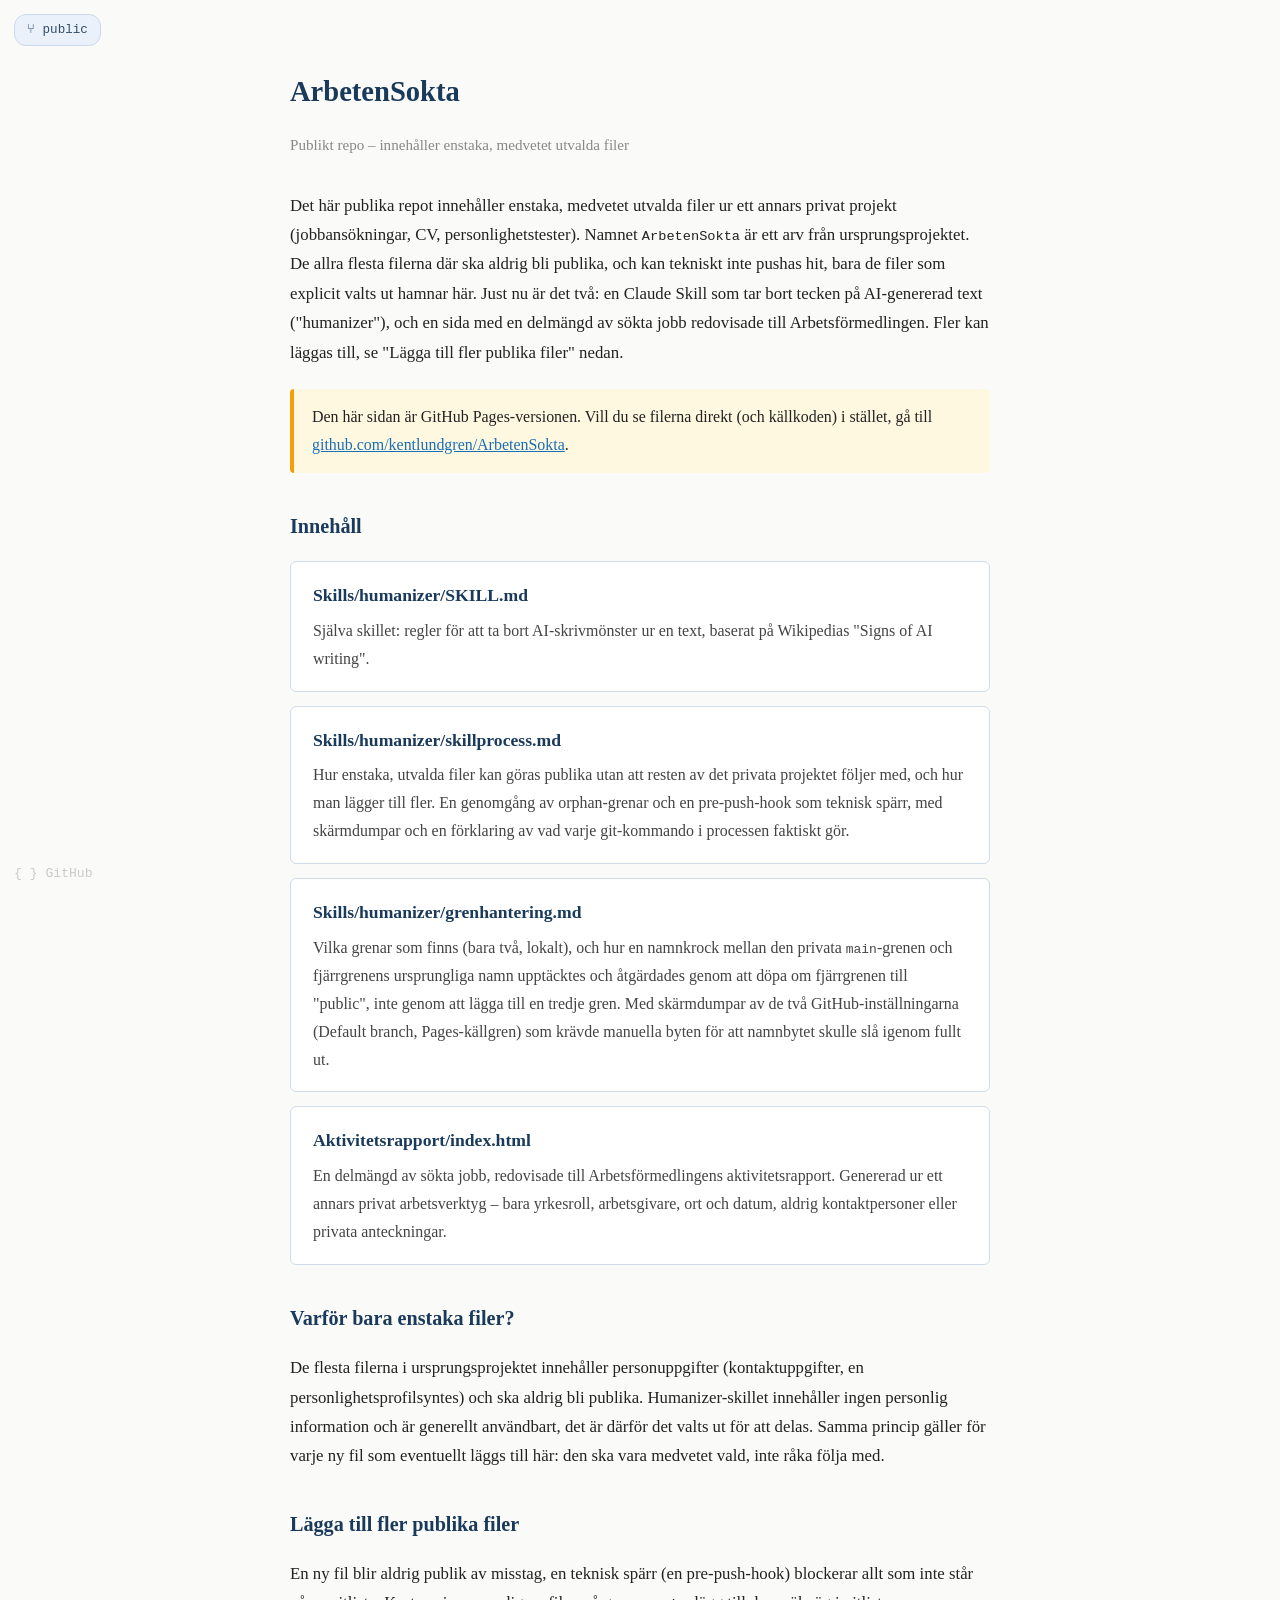
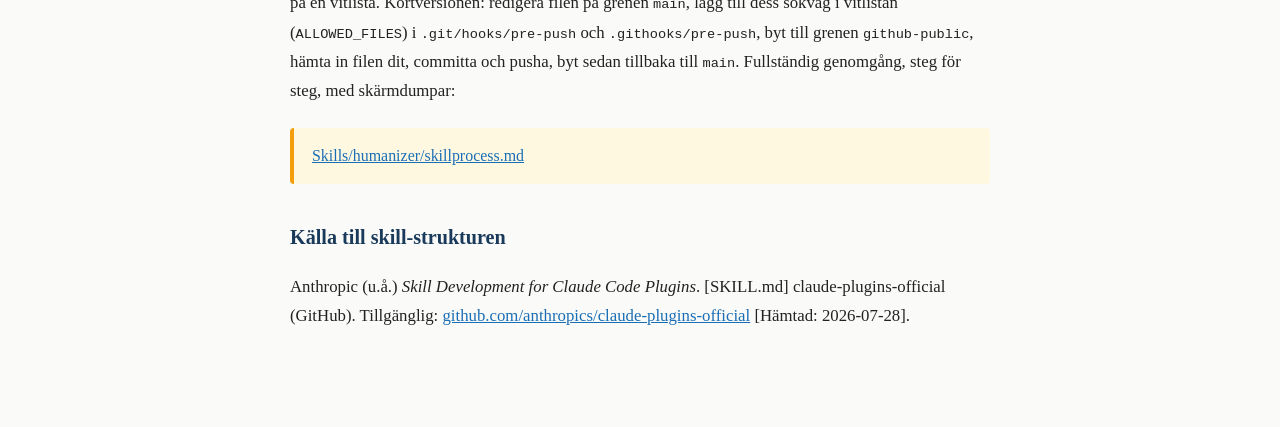
<file: index.html>
<!DOCTYPE html>
<html lang="sv">
<head>
  <meta charset="UTF-8" />
  <meta name="viewport" content="width=device-width, initial-scale=1.0" />
  <title>ArbetenSokta – publika filer</title>
  <style>
    body {
      font-family: Georgia, "Times New Roman", serif;
      font-size: 1.05em;
      line-height: 1.75;
      color: #222;
      background: #fafaf8;
      margin: 0;
      padding: 0;
    }
    .container {
      max-width: 700px;
      margin: 0 auto;
      padding: 48px 24px 80px;
    }
    h1 { font-size: 1.7em; color: #1a3a5c; margin-bottom: 6px; }
    h2 { font-size: 1.2em; color: #1a3a5c; margin-top: 36px; }
    .meta { color: #888; font-size: 0.9em; margin-bottom: 32px; }
    a { color: #1a6eb5; }
    .card {
      display: block;
      border: 1px solid #d0dce8;
      border-radius: 6px;
      padding: 18px 22px;
      margin: 14px 0;
      text-decoration: none;
      color: inherit;
      background: #fff;
    }
    .card h3 { margin: 0 0 6px; color: #1a3a5c; font-size: 1.05em; }
    .card p { margin: 0; color: #444; font-size: 0.95em; }
    .callout {
      background: #fff8e1;
      border-left: 4px solid #f59e0b;
      border-radius: 4px;
      padding: 14px 18px;
      margin: 22px 0;
      font-size: 0.95em;
    }
    .github-corner {
      position: fixed;
      bottom: 14px;
      left: 14px;
      font-family: "Courier New", monospace;
      font-size: 0.78em;
      color: #aaa;
      text-decoration: none;
      opacity: 0.6;
    }
    .github-corner:hover { opacity: 1; color: #1a3a5c; }
    .branch-badge {
      position: fixed;
      top: 14px;
      left: 14px;
      font-family: "Courier New", monospace;
      font-size: 0.75em;
      color: #1a3a5c;
      background: #e8f0fb;
      border: 1px solid #c5d5e8;
      border-radius: 12px;
      padding: 4px 12px;
      opacity: 0.9;
    }
  </style>
</head>
<body>

<div class="branch-badge" title="Statisk text, uppdateras inte automatiskt om grenen byter namn igen – se grenhantering.md">⑂ public</div>

<div class="container">
  <h1>ArbetenSokta</h1>
  <p class="meta">Publikt repo – innehåller enstaka, medvetet utvalda filer</p>

  <p>
    Det här publika repot innehåller enstaka, medvetet utvalda filer ur ett
    annars privat projekt (jobbansökningar, CV, personlighetstester). Namnet
    <code>ArbetenSokta</code> är ett arv från ursprungsprojektet. De allra
    flesta filerna där ska aldrig bli publika, och kan tekniskt inte pushas
    hit, bara de filer som explicit valts ut hamnar här. Just nu är det två:
    en Claude Skill som tar bort tecken på AI-genererad text ("humanizer"),
    och en sida med en delmängd av sökta jobb redovisade till
    Arbetsförmedlingen. Fler kan läggas till, se "Lägga till fler publika
    filer" nedan.
  </p>

  <div class="callout">
    Den här sidan är GitHub Pages-versionen. Vill du se filerna direkt (och
    källkoden) i stället, gå till
    <a href="https://github.com/kentlundgren/ArbetenSokta">github.com/kentlundgren/ArbetenSokta</a>.
  </div>

  <h2>Innehåll</h2>

  <a class="card" href="https://github.com/kentlundgren/ArbetenSokta/blob/public/Skills/humanizer/SKILL.md" target="_blank">
    <h3>Skills/humanizer/SKILL.md</h3>
    <p>
      Själva skillet: regler för att ta bort AI-skrivmönster ur en text,
      baserat på Wikipedias "Signs of AI writing".
    </p>
  </a>

  <a class="card" href="https://github.com/kentlundgren/ArbetenSokta/blob/public/Skills/humanizer/skillprocess.md" target="_blank">
    <h3>Skills/humanizer/skillprocess.md</h3>
    <p>
      Hur enstaka, utvalda filer kan göras publika utan att resten av det
      privata projektet följer med, och hur man lägger till fler. En genomgång
      av orphan-grenar och en pre-push-hook som teknisk spärr, med skärmdumpar
      och en förklaring av vad varje git-kommando i processen faktiskt gör.
    </p>
  </a>

  <a class="card" href="https://github.com/kentlundgren/ArbetenSokta/blob/public/Skills/humanizer/grenhantering.md" target="_blank">
    <h3>Skills/humanizer/grenhantering.md</h3>
    <p>
      Vilka grenar som finns (bara två, lokalt), och hur en namnkrock mellan
      den privata <code>main</code>-grenen och fjärrgrenens ursprungliga namn
      upptäcktes och åtgärdades genom att döpa om fjärrgrenen till "public",
      inte genom att lägga till en tredje gren. Med skärmdumpar av de två
      GitHub-inställningarna (Default branch, Pages-källgren) som krävde
      manuella byten för att namnbytet skulle slå igenom fullt ut.
    </p>
  </a>

  <a class="card" href="Aktivitetsrapport/">
    <h3>Aktivitetsrapport/index.html</h3>
    <p>
      En delmängd av sökta jobb, redovisade till Arbetsförmedlingens
      aktivitetsrapport. Genererad ur ett annars privat arbetsverktyg – bara
      yrkesroll, arbetsgivare, ort och datum, aldrig kontaktpersoner eller
      privata anteckningar.
    </p>
  </a>

  <h2>Varför bara enstaka filer?</h2>
  <p>
    De flesta filerna i ursprungsprojektet innehåller personuppgifter
    (kontaktuppgifter, en personlighetsprofilsyntes) och ska aldrig bli
    publika. Humanizer-skillet innehåller ingen personlig information och är
    generellt användbart, det är därför det valts ut för att delas. Samma
    princip gäller för varje ny fil som eventuellt läggs till här: den ska
    vara medvetet vald, inte råka följa med.
  </p>

  <h2>Lägga till fler publika filer</h2>
  <p>
    En ny fil blir aldrig publik av misstag, en teknisk spärr (en pre-push-hook)
    blockerar allt som inte står på en vitlista. Kortversionen: redigera filen
    på grenen <code>main</code>, lägg till dess sökväg i vitlistan
    (<code>ALLOWED_FILES</code>) i <code>.git/hooks/pre-push</code> och
    <code>.githooks/pre-push</code>, byt till grenen <code>github-public</code>,
    hämta in filen dit, committa och pusha, byt sedan tillbaka till
    <code>main</code>. Fullständig genomgång, steg för steg, med skärmdumpar:
  </p>

  <div class="callout">
    <a href="https://github.com/kentlundgren/ArbetenSokta/blob/public/Skills/humanizer/skillprocess.md" target="_blank">Skills/humanizer/skillprocess.md</a>
  </div>

  <h2>Källa till skill-strukturen</h2>
  <p>
    Anthropic (u.å.) <em>Skill Development for Claude Code Plugins</em>. [SKILL.md]
    claude-plugins-official (GitHub). Tillgänglig:
    <a href="https://github.com/anthropics/claude-plugins-official/blob/main/plugins/plugin-dev/skills/skill-development/SKILL.md" target="_blank">github.com/anthropics/claude-plugins-official</a>
    [Hämtad: 2026-07-28].
  </p>
</div>

<a class="github-corner" href="https://github.com/kentlundgren/ArbetenSokta" target="_blank">{ } GitHub</a>
</body>
</html>
</file>
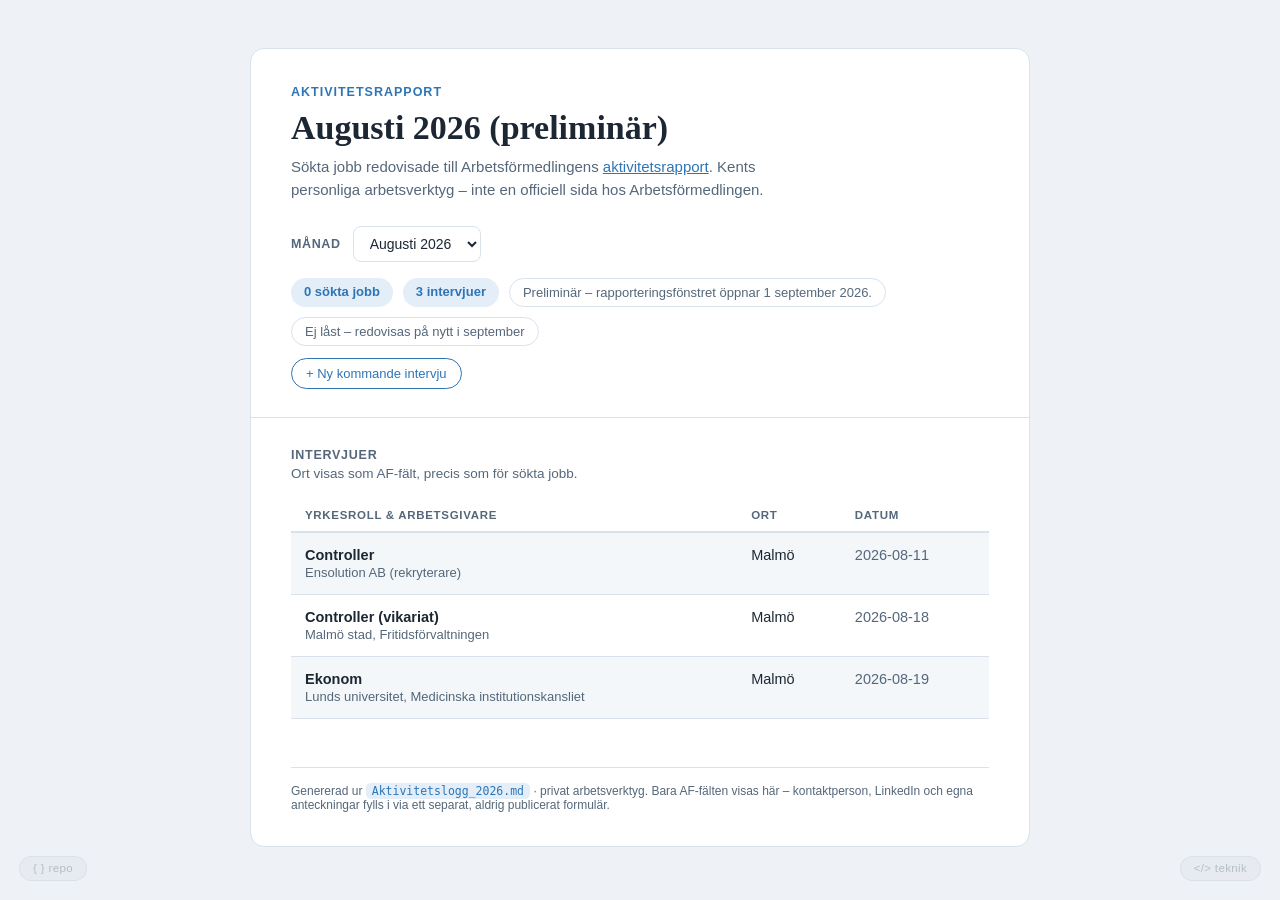
<file: Aktivitetsrapport/index.html>
<!doctype html>
<html lang="sv">
<head>
<meta charset="utf-8">
<meta name="viewport" content="width=device-width, initial-scale=1">
<title>Aktivitetsrapport</title>
<style>
  :root {
    --bg: #eef2f6;
    --card: #ffffff;
    --ink: #1c2733;
    --ink-soft: #55677a;
    --line: #d9e2ea;
    --row-alt: #f3f7fa;
    --accent: #2e75b6;
    --accent-soft: #e4eef8;
    --focus: #2e75b6;
  }

  @media (prefers-color-scheme: dark) {
    :root {
      --bg: #121924;
      --card: #1a2431;
      --ink: #e7edf3;
      --ink-soft: #93a3b3;
      --line: #2c3949;
      --row-alt: #202b39;
      --accent: #6ba6dd;
      --accent-soft: #23364a;
      --focus: #6ba6dd;
    }
  }

  * { box-sizing: border-box; }

  /* Diskreta hörnknappar — Kents egen genväg, inte tänkta att märkas av andra */
  .corner-btn {
    position: fixed;
    bottom: 1.2rem;
    z-index: 20;
    background: rgba(120, 140, 160, 0.06);
    border: 1px solid rgba(120, 140, 160, 0.12);
    border-radius: 999px;
    padding: 0.35rem 0.8rem;
    font: inherit;
    font-size: 0.72rem;
    color: rgba(85, 103, 122, 0.35);
    cursor: pointer;
    letter-spacing: 0.03em;
    text-decoration: none;
    display: inline-block;
    transition: background 0.15s, color 0.15s, border-color 0.15s;
  }
  .corner-btn:hover {
    background: rgba(255, 255, 255, 0.9);
    color: var(--ink);
    border-color: var(--line);
  }
  @media (prefers-color-scheme: dark) {
    .corner-btn { color: rgba(147, 163, 179, 0.3); }
    .corner-btn:hover { background: var(--card); color: var(--ink); }
  }
  .github-btn { left: 1.2rem; }
  .tech-btn { right: 1.2rem; }

  .modal-overlay {
    display: none;
    position: fixed;
    inset: 0;
    background: rgba(20, 26, 33, 0.5);
    align-items: center;
    justify-content: center;
    padding: 1.5rem;
    z-index: 30;
  }
  .modal-overlay.show { display: flex; }
  .modal {
    background: var(--card);
    border: 1px solid var(--line);
    border-radius: 14px;
    max-width: 620px;
    width: 100%;
    max-height: 85vh;
    overflow-y: auto;
    padding: 1.6rem 1.8rem;
    position: relative;
  }
  .modal h2 { margin-top: 0; font-family: Charter, Georgia, serif; }
  .modal-close {
    position: absolute;
    top: 0.9rem;
    right: 1rem;
    background: none;
    border: none;
    font-size: 1.3rem;
    cursor: pointer;
    color: var(--ink-soft);
    line-height: 1;
  }
  .tech-grid {
    display: grid;
    grid-template-columns: repeat(auto-fit, minmax(220px, 1fr));
    gap: 0.7rem;
    margin-top: 0.9rem;
  }
  .tech-card {
    background: var(--accent-soft);
    border-radius: 8px;
    padding: 0.8rem 1rem;
  }
  .tech-card h3 { margin: 0 0 0.3rem; font-size: 0.92rem; color: var(--accent); }
  .tech-card p { margin: 0; font-size: 0.82rem; color: var(--ink); line-height: 1.55; }
  .tech-card code {
    background: var(--row-alt);
    padding: 0 4px;
    border-radius: 4px;
    font-size: 0.78rem;
  }

  .compare-wrap { overflow-x: auto; margin-top: 1.2rem; }
  .compare {
    width: 100%;
    border-collapse: collapse;
    font-size: 0.78rem;
  }
  .compare th, .compare td {
    text-align: left;
    padding: 0.45rem 0.6rem;
    border-bottom: 1px solid var(--line);
    vertical-align: top;
  }
  .compare th {
    font-size: 0.7rem;
    letter-spacing: 0.04em;
    text-transform: uppercase;
    color: var(--ink-soft);
    font-weight: 600;
  }
  .compare td:first-child {
    color: var(--ink-soft);
    white-space: nowrap;
    font-weight: 600;
  }
  .compare-notes {
    display: grid;
    grid-template-columns: 1fr 1fr;
    gap: 0.7rem;
    margin-top: 0.9rem;
  }
  .compare-notes .tech-card h3 { font-size: 0.85rem; }
  .compare-notes .tech-card ul { margin: 0; padding-left: 1.1rem; }
  .compare-notes .tech-card li { font-size: 0.8rem; color: var(--ink); line-height: 1.5; margin-bottom: 0.2rem; }

  .btn-add {
    display: inline-block;
    margin-top: 12px;
    font: inherit;
    font-size: 13px;
    padding: 7px 14px;
    border-radius: 999px;
    border: 1px solid var(--accent);
    background: transparent;
    color: var(--accent);
    cursor: pointer;
  }
  .btn-add:hover { background: var(--accent-soft); }

  #interview-modal .modal { max-width: 480px; }
  .form-row { display: grid; grid-template-columns: 1fr 1fr; gap: 10px; margin-bottom: 10px; }
  .form-row.single { grid-template-columns: 1fr; }
  .form-row label { display: block; font-size: 12px; color: var(--ink-soft); margin-bottom: 3px; }
  .form-row input, .form-row select {
    width: 100%; font: inherit; font-size: 14px; padding: 7px 9px;
    border: 1px solid var(--line); border-radius: 7px; background: var(--bg); color: var(--ink);
  }
  #interview-out {
    background: var(--row-alt); border: 1px solid var(--line); border-radius: 8px;
    padding: 10px 12px; font-size: 12.5px; white-space: pre-wrap; word-break: break-word; margin-top: 10px;
  }
  .modal-note { font-size: 12px; color: var(--ink-soft); margin-top: 12px; line-height: 1.5; }

  body {
    background: var(--bg);
    color: var(--ink);
    font-family: -apple-system, "Segoe UI", Roboto, Helvetica, Arial, sans-serif;
    display: flex;
    justify-content: center;
    padding: 48px 20px;
    margin: 0;
  }

  .sheet {
    width: 100%;
    max-width: 780px;
    background: var(--card);
    border: 1px solid var(--line);
    border-radius: 14px;
    overflow: hidden;
  }

  header {
    padding: 36px 40px 28px;
    border-bottom: 1px solid var(--line);
  }

  .eyebrow {
    font-size: 12.5px;
    letter-spacing: 0.08em;
    text-transform: uppercase;
    color: var(--accent);
    font-weight: 600;
    margin: 0 0 10px;
  }

  h1 {
    font-family: Charter, Georgia, "Iowan Old Style", "Times New Roman", serif;
    font-size: 34px;
    font-weight: 600;
    margin: 0 0 8px;
    text-wrap: balance;
  }

  .lede {
    margin: 0;
    color: var(--ink-soft);
    font-size: 15px;
    line-height: 1.55;
    max-width: 60ch;
  }

  .lede a { color: var(--accent); }

  .controls {
    display: flex;
    align-items: center;
    gap: 12px;
    margin-top: 24px;
    flex-wrap: wrap;
  }

  .controls label {
    font-size: 12.5px;
    letter-spacing: 0.05em;
    text-transform: uppercase;
    color: var(--ink-soft);
    font-weight: 600;
  }

  select {
    font: inherit;
    font-size: 14px;
    padding: 8px 12px;
    border-radius: 8px;
    border: 1px solid var(--line);
    background: var(--card);
    color: var(--ink);
  }

  select:focus-visible { outline: 2px solid var(--focus); outline-offset: 2px; }

  .meta-row {
    display: flex;
    flex-wrap: wrap;
    gap: 10px;
    margin-top: 16px;
  }

  .chip {
    font-size: 13px;
    padding: 6px 13px;
    border-radius: 999px;
    background: var(--accent-soft);
    color: var(--accent);
    font-weight: 600;
    white-space: nowrap;
  }

  .chip.neutral {
    background: transparent;
    border: 1px solid var(--line);
    color: var(--ink-soft);
    font-weight: 500;
  }

  .section { padding: 30px 40px 8px; }

  .section-title {
    font-size: 12.5px;
    letter-spacing: 0.06em;
    text-transform: uppercase;
    color: var(--ink-soft);
    font-weight: 600;
    margin: 0 0 4px;
  }

  .shared { font-size: 13.5px; color: var(--ink-soft); margin: 0 0 20px; }
  .shared strong { color: var(--ink); font-weight: 600; }

  .table-wrap { overflow-x: auto; padding: 0 40px 12px; }

  table { width: 100%; border-collapse: collapse; font-size: 14.5px; }

  thead th {
    text-align: left;
    font-size: 11.5px;
    letter-spacing: 0.06em;
    text-transform: uppercase;
    color: var(--ink-soft);
    font-weight: 600;
    padding: 0 14px 10px;
    border-bottom: 2px solid var(--line);
  }

  tbody tr:nth-child(odd) { background: var(--row-alt); }

  tbody td {
    padding: 14px 14px;
    vertical-align: top;
    border-bottom: 1px solid var(--line);
  }

  .role { font-weight: 600; color: var(--ink); }
  .employer { display: block; color: var(--ink-soft); font-size: 13px; margin-top: 2px; }
  .ort { white-space: nowrap; }
  .ort .fallback { color: var(--accent); cursor: default; }
  .date { font-variant-numeric: tabular-nums; white-space: nowrap; color: var(--ink-soft); }

  footer {
    padding: 22px 40px 34px;
    display: flex;
    flex-direction: column;
    gap: 8px;
  }

  .footnote { font-size: 12.5px; color: var(--ink-soft); margin: 0; }
  .footnote .dot { color: var(--accent); }

  .source {
    font-size: 12px;
    color: var(--ink-soft);
    margin: 6px 0 0;
    border-top: 1px solid var(--line);
    padding-top: 16px;
  }

  .source code {
    background: var(--accent-soft);
    color: var(--accent);
    padding: 1px 6px;
    border-radius: 5px;
    font-size: 11.5px;
  }

  a:focus-visible { outline: 2px solid var(--focus); outline-offset: 2px; }

  @media (max-width: 560px) {
    header, .section, footer { padding-left: 24px; padding-right: 24px; }
    .table-wrap { padding-left: 24px; padding-right: 24px; }
    h1 { font-size: 27px; }
  }
</style>
</head>
<body>

<div class="sheet">
  <header>
    <p class="eyebrow">Aktivitetsrapport</p>
    <h1 id="page-title">Juli 2026</h1>
    <p class="lede">
      Sökta jobb redovisade till Arbetsförmedlingens
      <a href="https://arbetsformedlingen.se/for-arbetssokande/mina-sidor/aktivitetsrapportera/lagg-till-aktivitet">aktivitetsrapport</a>.
      Kents personliga arbetsverktyg – inte en officiell sida hos
      Arbetsförmedlingen.
    </p>
    <div class="controls">
      <label for="month-select">Månad</label>
      <select id="month-select"></select>
    </div>
    <div class="meta-row" id="meta-row"></div>
    <button class="btn-add" onclick="document.getElementById('interview-modal').classList.add('show')">+ Ny kommande intervju</button>
  </header>

  <div id="jobs-section">
    <div class="section">
      <p class="section-title">Sökta jobb</p>
      <p class="shared" id="shared-line"></p>
    </div>
    <div class="table-wrap">
      <table>
        <thead>
          <tr>
            <th>Yrkesroll &amp; arbetsgivare</th>
            <th>Ort</th>
            <th>Datum sökt</th>
          </tr>
        </thead>
        <tbody id="rows"></tbody>
      </table>
    </div>
  </div>

  <div id="interviews-section">
    <div class="section">
      <p class="section-title">Intervjuer</p>
      <p class="shared" id="interviews-shared"></p>
    </div>
    <div class="table-wrap">
      <table>
        <thead>
          <tr>
            <th>Yrkesroll &amp; arbetsgivare</th>
            <th>Ort</th>
            <th>Datum</th>
          </tr>
        </thead>
        <tbody id="interview-rows"></tbody>
      </table>
    </div>
  </div>

  <footer>
    <p class="footnote" id="footnote-line"></p>
    <p class="source">Genererad ur <code>Aktivitetslogg_2026.md</code> · privat arbetsverktyg.
    Bara AF-fälten visas här – kontaktperson, LinkedIn och egna anteckningar
    fylls i via ett separat, aldrig publicerat formulär.</p>
  </footer>
</div>

<a class="corner-btn github-btn" href="https://github.com/kentlundgren/ArbetenSokta" target="_blank" rel="noopener" aria-label="Repot">{ } repo</a>
<button class="corner-btn tech-btn" onclick="document.getElementById('tech-modal').classList.add('show')" aria-label="Tekniköversikt">&#60;/&#62; teknik</button>

<div class="modal-overlay" id="tech-modal" onclick="if(event.target===this) this.classList.remove('show')">
  <div class="modal">
    <button class="modal-close" aria-label="Stäng" onclick="document.getElementById('tech-modal').classList.remove('show')">×</button>
    <h2>Hur den här sidan är byggd</h2>
    <p style="font-size:.88rem; color:var(--ink-soft);">Ingen extern ram eller byggtool – ren HTML, CSS och JavaScript, publicerad via GitHub Pages.</p>
    <div class="tech-grid">
      <div class="tech-card">
        <h3>Om Claude-artifacts</h3>
        <p>En publicerad sida (HTML eller Markdown) Claude skriver och publicerar med ett verktygsanrop – lagras i Anthropics moln, kopplad till Kents Claude-konto, aldrig i ett Git-repo. Får en riktig URL direkt, men är <strong>privat som standard</strong> – bara Kent ser den förrän han delar den via sidans egen delningsmeny. Redigeras genom att samma filsökväg publiceras igen (samma URL uppdateras). Hittas tillbaka via galleriet på <code>claude.ai/code/artifacts</code>. Juli-rapportens första designutkast byggdes så, innan den här sidan fanns – <a href="https://claude.ai/code/artifact/f89133fd-1950-4a96-8587-d93dfafa3e7e" target="_blank" rel="noopener">se den artifacten →</a> (kräver att Kent delat den).</p>
      </div>
      <div class="tech-card">
        <h3>Orphan branch för sekretess</h3>
        <p>Sidan publiceras från grenen <code>github-public</code> – en <em>orphan branch</em> utan delad historik med <code>main</code>. Den kan tekniskt inte innehålla filerna med personuppgifter, för de finns inte i dess historik alls.</p>
      </div>
      <div class="tech-card">
        <h3>Pre-push-hook som spärr</h3>
        <p>En hook i <code>.git/hooks/pre-push</code> blockerar push av allt annat än <code>github-public</code>, och bara filer på en uttrycklig vitlista. Mänskligt minne är inte spärren – ett skript är det.</p>
      </div>
      <div class="tech-card">
        <h3>Ett repo, inte flera</h3>
        <p>Sidan delar repo med humanizer-skillets publika yta (samma gren, olika undermappar) i stället för ett eget, nytt repo – ett medvetet val 2026-08-03 för att slippa samla på sig många små repos.</p>
      </div>
      <div class="tech-card">
        <h3>AF-fält vs. egna fält</h3>
        <p>Varje aktivitet har två fältgrupper: det Arbetsförmedlingen kräver (publiceras) och Kents egna tilläggsfält – kontaktperson, LinkedIn, anteckningar (publiceras aldrig). Gränsen är avsiktlig, inte automatisk.</p>
      </div>
      <div class="tech-card">
        <h3>Månadsväljare</h3>
        <p>Data för varje månad ligger som ett JS-objekt i en array. Senaste månaden väljs som default. Ny månad = ett nytt objekt, ingen ombyggnad av sidan.</p>
      </div>
      <div class="tech-card">
        <h3>Känd bieffekt</h3>
        <p>Att växla gren mellan <code>main</code>/<code>github-public</code> nollställer filernas datum i OneDrive/Utforskaren (kosmetiskt). Claude återställer dem automatiskt via git-historiken efter varje växling.</p>
      </div>
    </div>

    <h2 style="margin-top:1.4rem; font-size:1.05rem;">Artifact jämfört med GitHub Pages</h2>
    <div class="compare-wrap">
      <table class="compare">
        <thead>
          <tr><th></th><th>Claude-artifact</th><th>GitHub Pages (den här sidan)</th></tr>
        </thead>
        <tbody>
          <tr><td>Var den lagras</td><td>Anthropics moln, kopplad till Claude-kontot</td><td>Kents eget GitHub-repo</td></tr>
          <tr><td>Publik som standard</td><td>Nej – privat tills delad</td><td>Ja, direkt när den pushats</td></tr>
          <tr><td>Kräver git</td><td>Nej</td><td>Ja</td></tr>
          <tr><td>Uppdateras genom</td><td>Publicera om samma fil</td><td>Commit + push</td></tr>
          <tr><td>Egen domän/URL</td><td>Nej, alltid claude.ai/code/artifact/…</td><td>Ja, kentlundgren.github.io/…</td></tr>
          <tr><td>Sökbar/indexerad</td><td>Nej</td><td>Ja</td></tr>
          <tr><td>Varaktighet</td><td>Knuten till Claude-kontot</td><td>Oberoende av vilket AI-verktyg som används</td></tr>
          <tr><td>Bäst för</td><td>Snabb, privat designprototyp</td><td>Varaktig, publik sida</td></tr>
        </tbody>
      </table>
    </div>

    <div class="compare-notes">
      <div class="tech-card">
        <h3>Artifact – fördelar/nackdelar</h3>
        <ul>
          <li>+ Inget git, ingen repo-hantering</li>
          <li>+ Klar på sekunder, bra för att pröva en design</li>
          <li>− Ingen egen domän eller sökbarhet</li>
          <li>− Följer kontot, inte projektet</li>
        </ul>
      </div>
      <div class="tech-card">
        <h3>GitHub Pages – fördelar/nackdelar</h3>
        <ul>
          <li>+ Egen, varaktig URL och full kontroll</li>
          <li>+ Samma mönster som Kents övriga Live-verktyg</li>
          <li>− Kräver git-kunskap</li>
          <li>− Sex steg för varje ändring (se ovan)</li>
        </ul>
      </div>
    </div>

    <p style="font-size:.8rem; color:var(--ink-soft); margin-top:1.1rem;">
      Källkod: <a href="https://github.com/kentlundgren/ArbetenSokta/tree/public" target="_blank" rel="noopener">github.com/kentlundgren/ArbetenSokta (public-grenen)</a>
      · Artifact-exempel: <a href="https://claude.ai/code/artifact/f89133fd-1950-4a96-8587-d93dfafa3e7e" target="_blank" rel="noopener">se den här sidans första designprototyp →</a>
    </p>
  </div>
</div>

<div class="modal-overlay" id="interview-modal" onclick="if(event.target===this) this.classList.remove('show')">
  <div class="modal">
    <button class="modal-close" aria-label="Stäng" onclick="document.getElementById('interview-modal').classList.remove('show')">×</button>
    <h2 style="font-size:1.1rem;">Ny kommande intervju</h2>
    <p style="font-size:.85rem; color:var(--ink-soft);">Bara AF-fälten – det som (senare) ska in i Arbetsförmedlingens formulär. Inga kontaktuppgifter fylls i här, det här är en publik sida.</p>

    <div class="form-row">
      <div>
        <label for="iv-roll">Yrkesroll</label>
        <input id="iv-roll" value="Controller">
      </div>
      <div>
        <label for="iv-arbetsgivare">Arbetsgivare</label>
        <input id="iv-arbetsgivare" placeholder="t.ex. Ensolution AB (rekryterare)">
      </div>
    </div>
    <div class="form-row">
      <div>
        <label for="iv-varfinns">Var finns jobbet</label>
        <select id="iv-varfinns">
          <option>Sverige</option>
          <option>Obestämd ort</option>
          <option>Utomlands</option>
        </select>
      </div>
      <div>
        <label for="iv-ort">Ort</label>
        <input id="iv-ort" placeholder="t.ex. Malmö">
      </div>
    </div>
    <div class="form-row single">
      <div>
        <label for="iv-datum">Datum för intervjun</label>
        <input id="iv-datum" type="date">
      </div>
    </div>

    <button class="btn-add" onclick="genereraIntervju()">Generera AF-rad</button>
    <div id="interview-out">– fyll i fälten ovan och klicka "Generera AF-rad" –</div>

    <p class="modal-note">
      Det här skapar bara den publika delen av posten. Vill du även lägga
      till kontaktperson, LinkedIn, tid och kanal (aldrig publikt), gör det
      i det fullständiga, privata formuläret på din egen dator –
      <code>Report_jobs_applied_for/Intervjuformular.html</code>. Bokmärk
      den filen i din webbläsare så slipper du leta reda på sökvägen varje
      gång (en https-sida kan av säkerhetsskäl inte länka direkt dit).
    </p>
  </div>
</div>

<script>
  // Ny månad: lägg till ett objekt här. Senaste månaden (sist i listan)
  // väljs som default eftersom det alltid är den som ska rapporteras.
  // hash-konvention: tre bokstäver svensk månadsförkortning + år, gemener,
  // inget mellanslag: jan/feb/mar/apr/maj/jun/jul/aug/sep/okt/nov/dec + ÅÅÅÅ.
  const REPORTS = [
    {
      key: "2026-07",
      hash: "jul2026",
      label: "Juli 2026",
      windowNote: "Rapporteringsfönster: 1–14 augusti 2026.",
      shared: "Samtliga sju: omfattning <strong>Heltid</strong> · jobbet finns i <strong>Sverige</strong> · svarade på annons: <strong>Ja</strong>.",
      rows: [
        { role: "Business Controller (AI-fokus)", employer: "Academic Work Sweden AB", ort: "Malmö", fallback: true, date: "2026-07-02" },
        { role: "Verksamhetscontroller (vikariat)", employer: "Lunds kommun, Barn- och skolförvaltningen", ort: "Lund", date: "2026-07-14" },
        { role: "Plant Controller", employer: "Paroc (via Lernia)", ort: "Hässleholm", date: "2026-07-27" },
        { role: "Business Controller", employer: "Prima Vård Sverige AB", ort: "Malmö", date: "2026-07-28" },
        { role: "Controller", employer: "K.A. Rasmussen", ort: "Malmö", fallback: true, date: "2026-07-29" },
        { role: "Ekonom", employer: "Malmö stad, Serviceförvaltningen", ort: "Malmö", date: "2026-07-30" },
        { role: "Business Controller", employer: "DHL Freight", ort: "Malmö", date: "2026-07-31" }
      ],
      interviews: []
    },
    {
      key: "2026-08",
      hash: "aug2026",
      label: "Augusti 2026",
      preliminary: true,
      windowNote: "Preliminär – rapporteringsfönstret öppnar 1 september 2026.",
      shared: "Inga sökta jobb registrerade ännu denna månad.",
      rows: [],
      interviews: [
        { role: "Controller", employer: "Ensolution AB (rekryterare)", ort: "Malmö", date: "2026-08-11" },
        { role: "Controller (vikariat)", employer: "Malmö stad, Fritidsförvaltningen", ort: "Malmö", date: "2026-08-18" },
        { role: "Ekonom", employer: "Lunds universitet, Medicinska institutionskansliet", ort: "Malmö", date: "2026-08-19" }
      ]
    }
  ];

  const select = document.getElementById("month-select");
  REPORTS.forEach((r, i) => {
    const opt = document.createElement("option");
    opt.value = r.key;
    opt.textContent = r.label;
    select.appendChild(opt);
  });

  // Månad via URL-fragment, t.ex. #juli2026 eller #aug2026 – annars senaste månaden.
  function reportFromHash() {
    const hash = location.hash.replace("#", "").trim().toLowerCase();
    if (!hash) return null;
    return REPORTS.find(r => r.hash && r.hash.toLowerCase() === hash) || null;
  }

  const initial = reportFromHash();
  select.value = initial ? initial.key : REPORTS[REPORTS.length - 1].key;

  function fillTable(tbodyId, items) {
    const tbody = document.getElementById(tbodyId);
    tbody.innerHTML = "";
    items.forEach(row => {
      const tr = document.createElement("tr");
      tr.innerHTML = `
        <td><span class="role">${row.role}</span><span class="employer">${row.employer}</span></td>
        <td class="ort">${row.fallback ? `<span class="fallback" title="Exakt ort ej angiven i ansökan – Kents fallback">${row.ort} *</span>` : row.ort}</td>
        <td class="date">${row.date}</td>
      `;
      tbody.appendChild(tr);
    });
  }

  function render(key) {
    const report = REPORTS.find(r => r.key === key) || REPORTS[REPORTS.length - 1];
    const interviews = report.interviews || [];

    document.getElementById("page-title").textContent = report.label + (report.preliminary ? " (preliminär)" : "");
    document.getElementById("shared-line").innerHTML = report.shared;
    document.getElementById("interviews-shared").textContent = "Ort visas som AF-fält, precis som för sökta jobb.";
    document.getElementById("footnote-line").innerHTML =
      report.rows.some(r => r.fallback)
        ? '<span class="dot">*</span> Exakt placeringsort framgick inte av ansökan – Malmö använt som Kents egen fallback.'
        : "";

    const chips = [`<span class="chip">${report.rows.length} sökta jobb</span>`];
    if (interviews.length > 0) chips.push(`<span class="chip">${interviews.length} intervju${interviews.length > 1 ? "er" : ""}</span>`);
    chips.push(`<span class="chip neutral">${report.windowNote}</span>`);
    if (report.preliminary) chips.push(`<span class="chip neutral">Ej låst – redovisas på nytt i september</span>`);
    document.getElementById("meta-row").innerHTML = chips.join("");

    document.getElementById("jobs-section").style.display = report.rows.length > 0 ? "" : "none";
    document.getElementById("interviews-section").style.display = interviews.length > 0 ? "" : "none";

    fillTable("rows", report.rows);
    fillTable("interview-rows", interviews);

    if (report.hash && location.hash.replace("#", "").toLowerCase() !== report.hash.toLowerCase()) {
      history.replaceState(null, "", "#" + report.hash);
    }
  }

  select.addEventListener("change", () => render(select.value));

  window.addEventListener("hashchange", () => {
    const fromHash = reportFromHash();
    if (fromHash) {
      select.value = fromHash.key;
      render(fromHash.key);
    }
  });

  render(select.value);

  function genereraIntervju() {
    const roll = document.getElementById("iv-roll").value.trim() || "–";
    const arbetsgivare = document.getElementById("iv-arbetsgivare").value.trim() || "–";
    const varfinns = document.getElementById("iv-varfinns").value;
    const ort = document.getElementById("iv-ort").value.trim() || "–";
    const datum = document.getElementById("iv-datum").value || "ÅÅÅÅ-MM-DD";

    const text = `**AF-fält:** Yrkesroll: ${roll} · Arbetsgivare: ${arbetsgivare} · Var finns jobbet: ${varfinns} · Ort: ${ort} · Datum: ${datum}`;
    document.getElementById("interview-out").textContent = text;
  }
</script>

</body>
</html>
</file>
